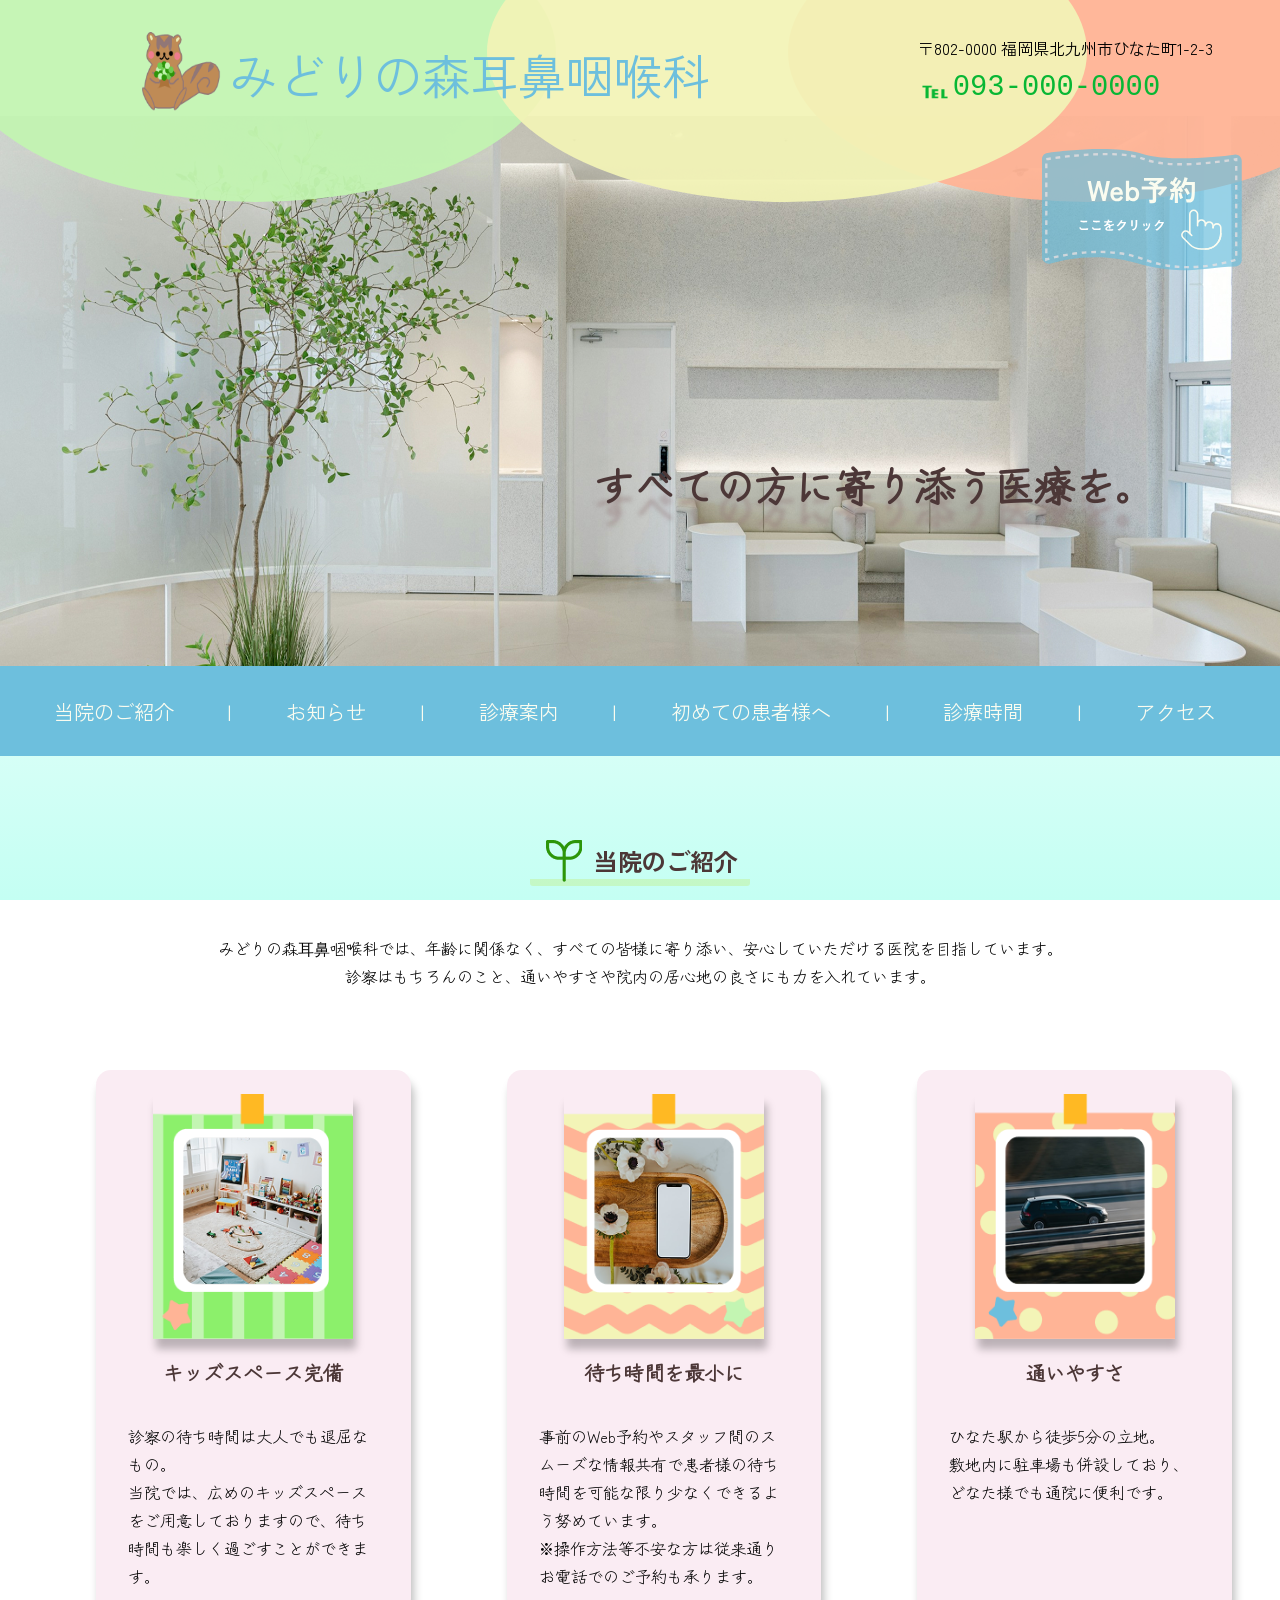
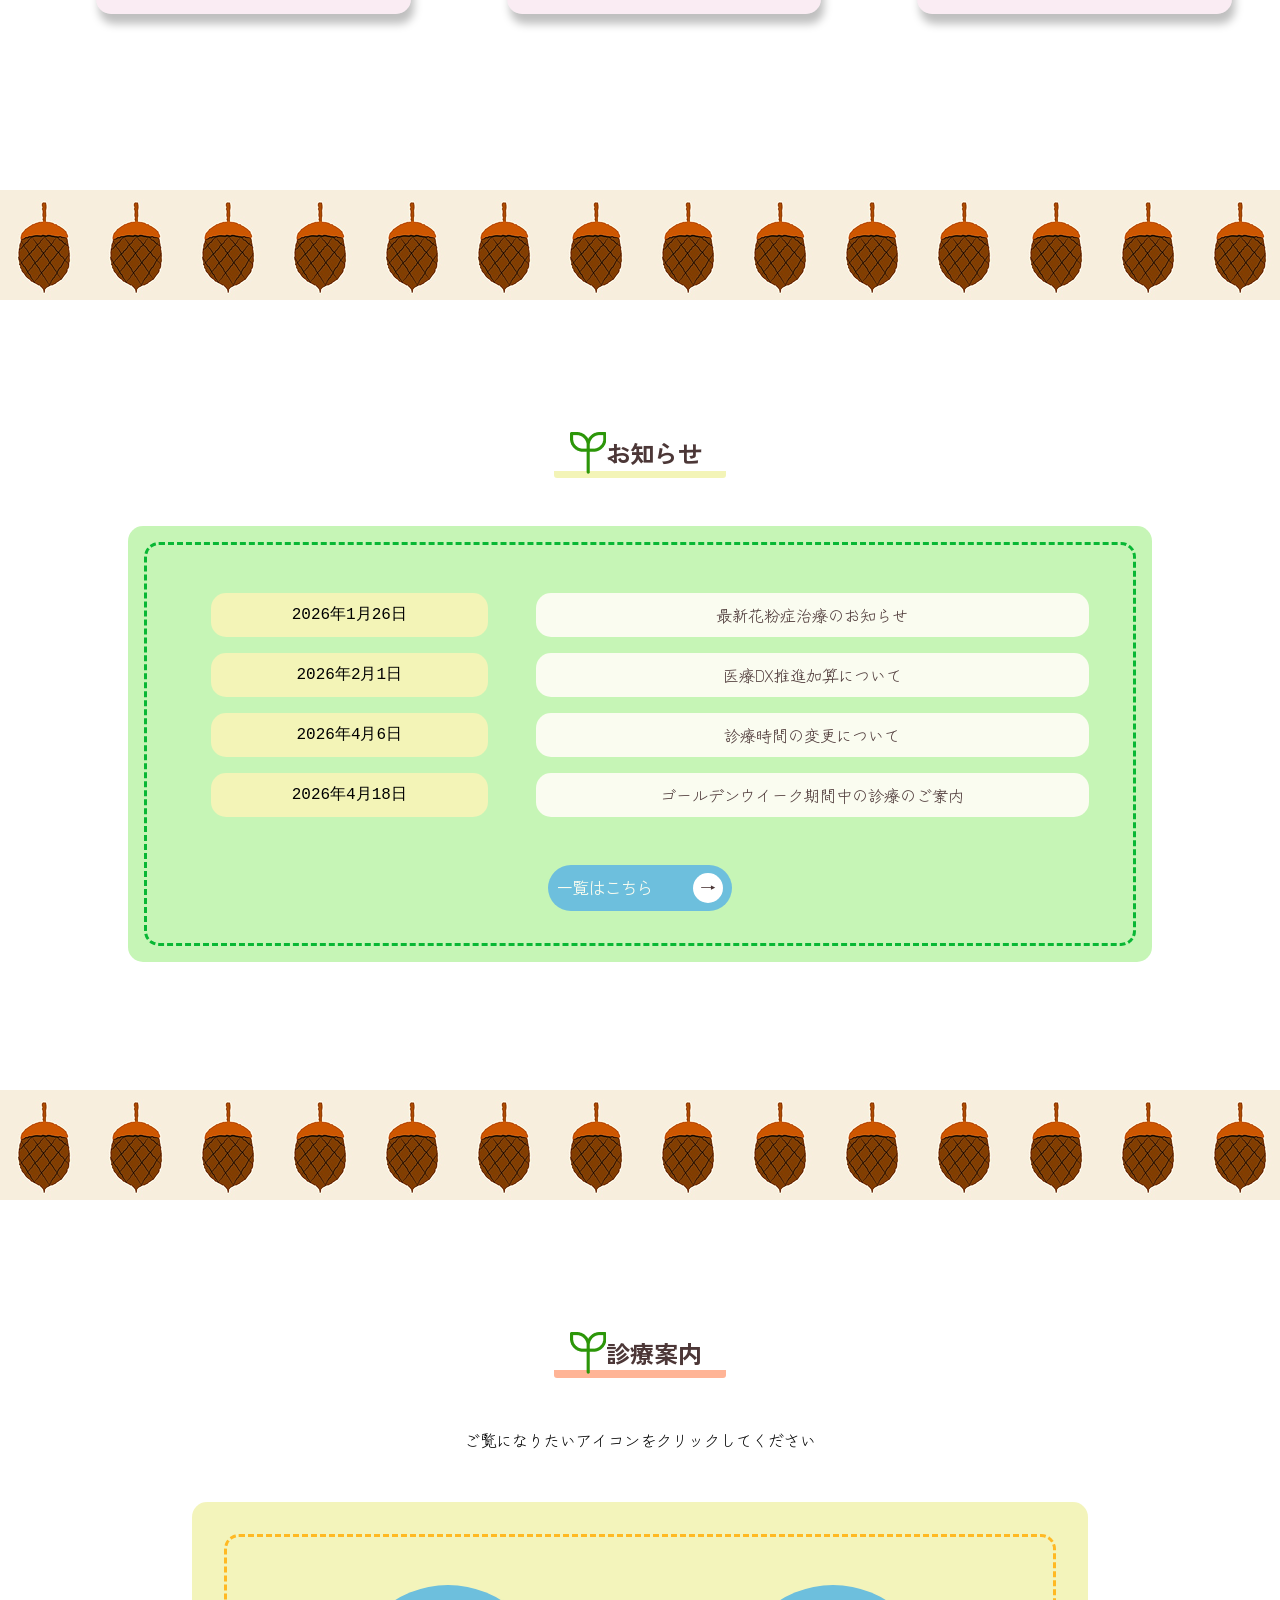
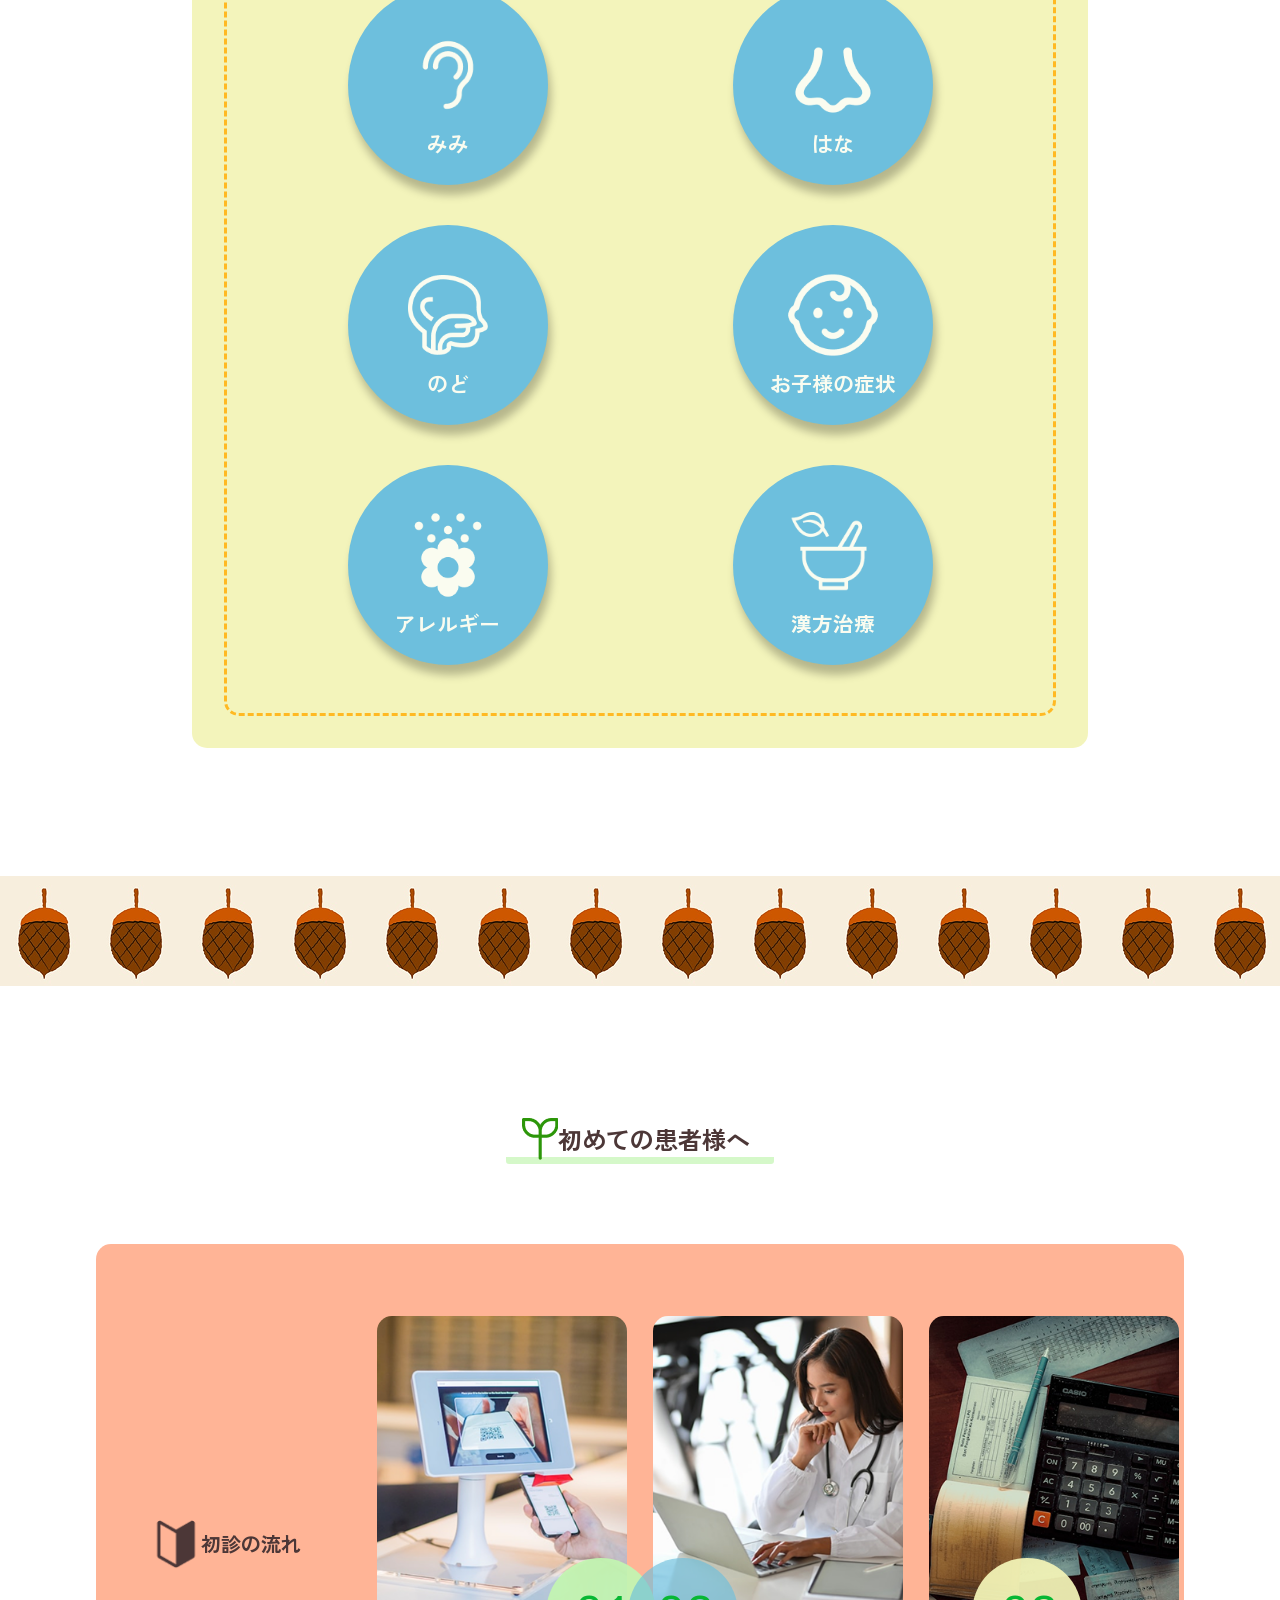
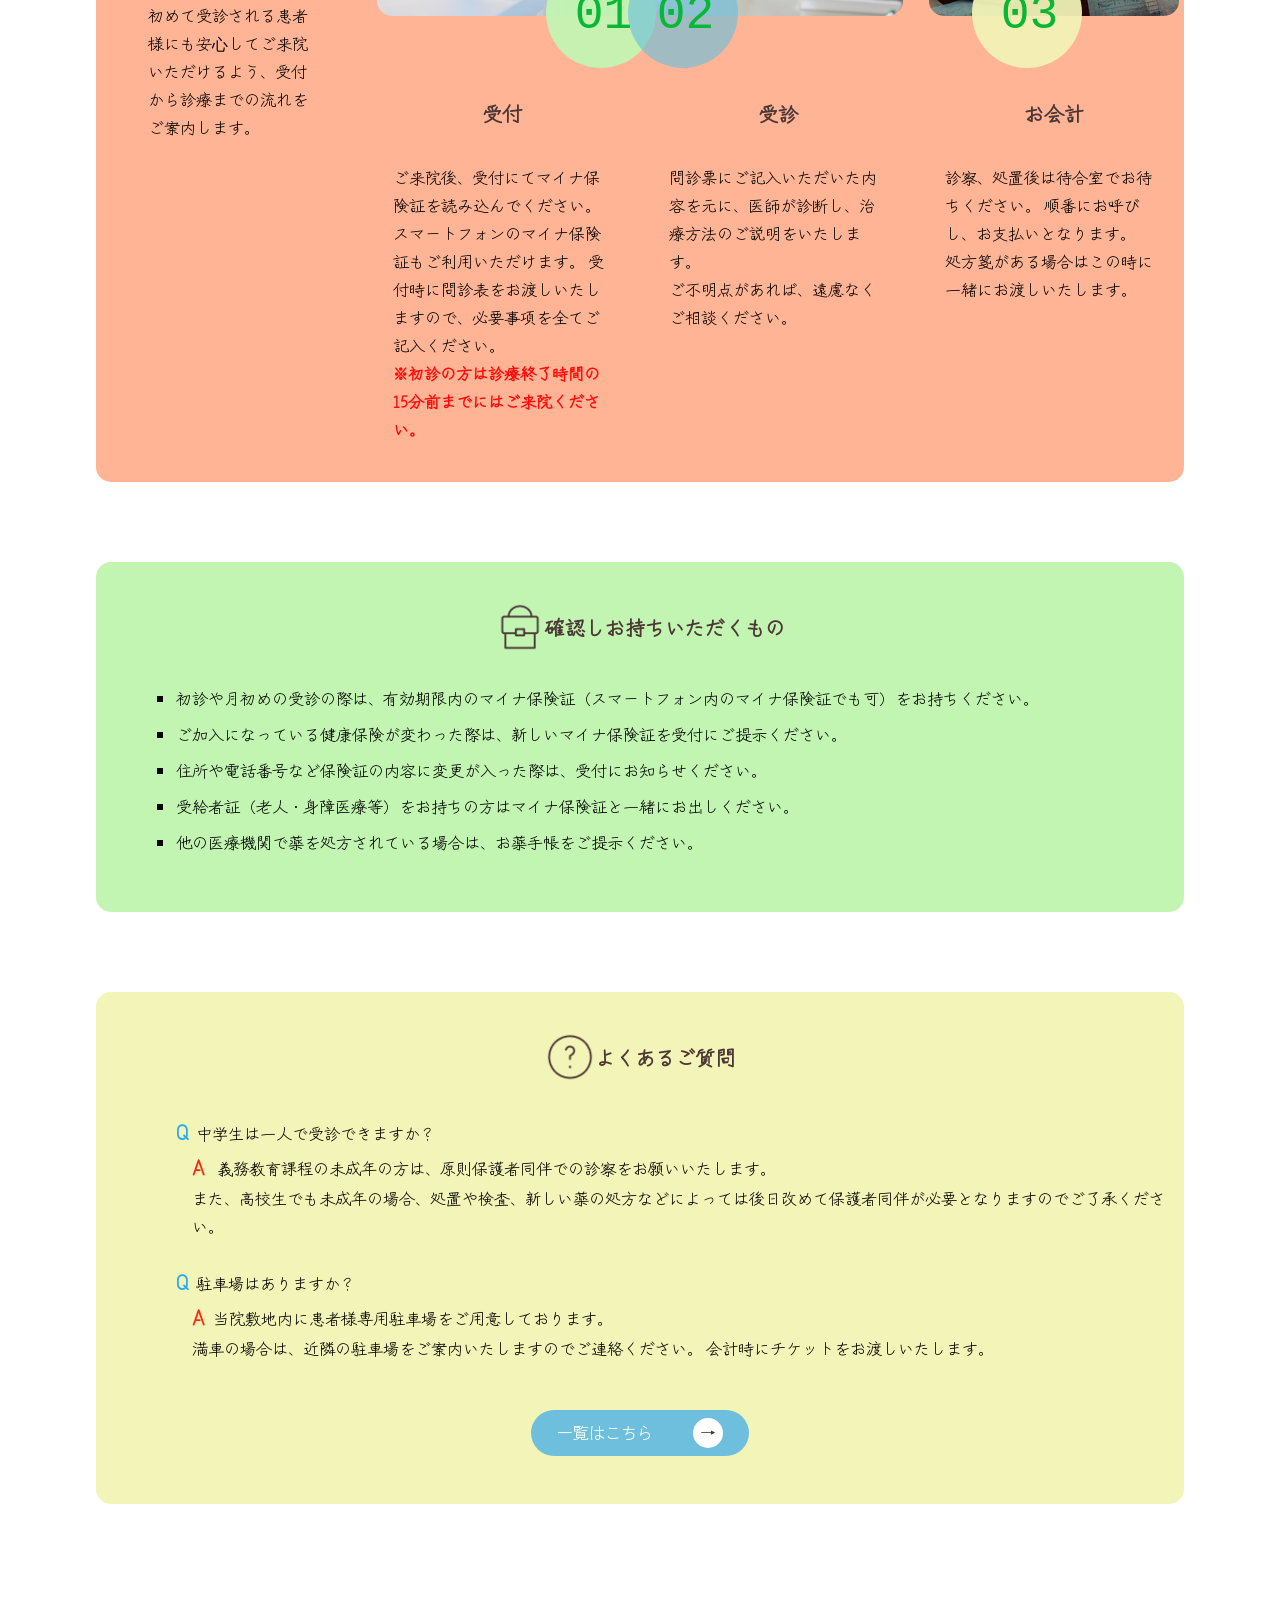
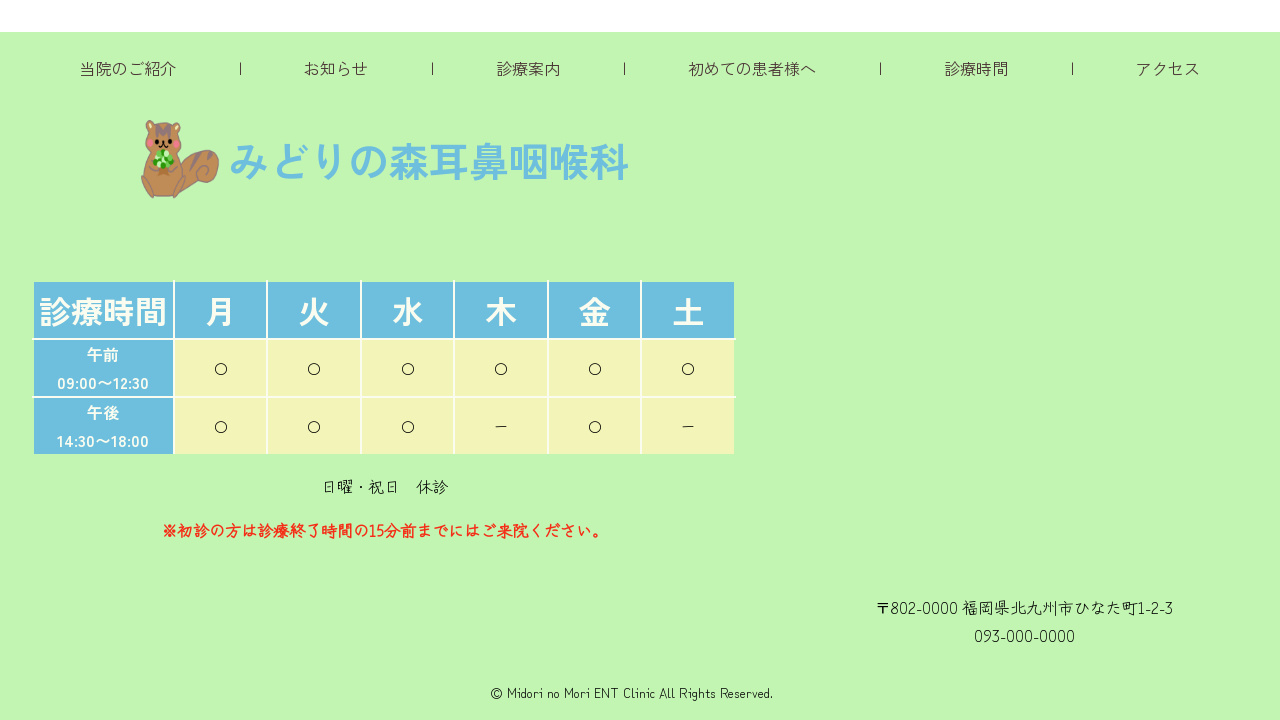
<file: 耳鼻咽喉科/index .html>
<!DOCTYPE html>
<html lang="ja">

<head>
    <meta charset="UTF-8">
    <meta name="viewport" content="width=device-width, initial-scale=1.0">
    <meta name="robots" content="noindex, nofollow" />

    <title>みどりの森耳鼻咽喉科</title>
    <!-- googleFonts -->
    <link rel="preconnect" href="https://fonts.googleapis.com">
    <link rel="preconnect" href="https://fonts.gstatic.com" crossorigin>
    <link
        href="https://fonts.googleapis.com/css2?family=PT+Mono&family=Zen+Kaku+Gothic+Antique&family=Zen+Kurenaido&display=swap"
        rel="stylesheet">

    <!-- ファビコン -->
    <link rel="icon" href="images/favicon.png">


    <link rel="stylesheet" href="css/reset.css">
    <link rel="stylesheet" href="css/style.css">

    <script src="js/custom.js" defer></script>
</head>

<body id="top">

    <header id="header" class="header">

        <!-- 上の〇3つ -->
        <div class="circle green"></div>
        <div class="circle yellow"></div>
        <div class="circle orange"></div>


        <div class="header-inner">
            <!-- ロゴ・医院名 -->
            <div class="logo">
                <h1><img src="images/logo.png" alt="みどりの森耳鼻咽喉科のロゴ">みどりの森耳鼻咽喉科</h1>
            </div>

            <!-- 住所・電話番号 -->
            <div class="header-address">
                <p>〒802-0000 福岡県北九州市ひなた町1-2-3</p>

                <p class="tel"><img src="images/tel.png" alt="TELのアイコン"> 093-000-0000</p>
            </div>
        </div>

    </header>

    <div class="KV">
        <!-- キービジュアル -->
        <figure>
            <img src="images/KV2748_1015.jpg" alt="待合室の写真">
        </figure>
        <!-- キャッチコピー -->
        <h2 id="KVCC" class="fadein">すべての方に寄り添う医療を。</h2>
    </div>

    <!-- Web予約ボタン -->
    <div class="web-button">
        <a href="#">
            <img src="images/web_button.svg" alt="Web予約ボタンのアイコン">
    </div>



    <!-- グローバルナビ -->
    <nav class="top-nav">

        <ul class="nav-list">
            <li><a href="#consept">当院のご紹介</a></li>
            <li>|</li>
            <li><a href="#news">お知らせ</a></li>
            <li>|</li>
            <li><a href="#guidance">診療案内</a></li>
            <li>|</li>
            <li><a href="#first-time">初めての患者様へ</a></li>
            <li>|</li>
            <li><a href="#time">診療時間</a></li>
            <li>|</li>
            <li><a href="#accses">アクセス</a></li>
        </ul>

    </nav>
    <main>
        <!-- 病院紹介 -->
        <article id="concept">

            <h2 class="leaf fadein">
                <img src="images/leaf_icon.png" alt="双葉のアイコン">当院のご紹介　
            </h2>

            <p fadein>みどりの森⽿⿐咽喉科では、年齢に関係なく、すべての皆様に寄り添い、安心していただける医院を目指しています。<br>
                診察はもちろんのこと、通いやすさや院内の居心地の良さにも力を入れています。
            </p>
            <div class="concept-inner">
                <section class="concept kids fadein">
                    <img src="images/kidsspace.png" alt="キッズスペース全体の写真">
                    <h3>キッズスペース完備</h3>
                    <p>診察の待ち時間は大人でも退屈なもの。<br>
                        当院では、広めのキッズスペースをご用意しておりますので、待ち時間も楽しく過ごすことができます。</p>
                </section>

                <section class="concept SF fadein">
                    <img src="images/smartphon.png" alt="机に置いてあるスマートフォンの写真">
                    <h3>待ち時間を最小に</h3>
                    <p>事前のWeb予約やスタッフ間のスムーズな情報共有で患者様の待ち時間を可能な限り少なくできるよう努めています。<br>
                        ※操作方法等不安な方は従来通りお電話でのご予約も承ります。</p>
                </section>

                <section class="concept car fadein">
                    <img src="images/car.png" alt="道路を走る車の写真">
                    <h3>通いやすさ</h3>
                    <p>ひなた駅から徒歩5分の立地。<br>
                        敷地内に駐車場も併設しており、どなた様でも通院に便利です。</p>
                </section>
            </div>
        </article>

        <div class="acorn"></div>

        <!-- お知らせ -->
        <article id="news" class="news">
            <h2 class="leaf fadein"><img src="images/leaf_icon.png" alt="双葉のアイコン">お知らせ　</h2>
            <div class="news-area fadein">
                <div class="news-inner">
                    <ul>
                        <li>
                            <div class="yellow-inner">
                                <time datetime="2026-01-26">2026年1月26日</time>
                            </div>
                            <div class="white-inner"><a href="#">
                                    <p>最新花粉症治療のお知らせ</p>
                                </a>
                            </div>
                        </li>


                        <li>
                            <div class="yellow-inner">
                                <time datetime="2026-02-01">2026年2月1日</time>
                            </div>
                            <div class="white-inner">
                                <a href="#">
                                    <p>医療DX推進加算について</p>
                                </a>
                            </div>
                        </li>


                        <li>
                            <div class="yellow-inner">
                                <time datetime="2026-04-06">2026年4月6日</time>
                            </div>
                            <div class="white-inner">
                                <a href="#">
                                    <p>診療時間の変更について</p>
                                </a>
                            </div>
                        </li>

                        <li>
                            <div class="yellow-inner">
                                <time datetime="2026-04-18">2026年4月18日</time>
                            </div>
                            <div class="white-inner">
                                <a href="#">
                                    <p>ゴールデンウイーク期間中の診療のご案内</p>
                                </a>
                            </div>
                        </li>
                    </ul>
                    <div class="button">
                        <button>一覧はこちら<span>→</span></button>
                    </div>

                </div>
            </div>

        </article>

        <div class="acorn"></div>


        <!-- 診療案内 -->
        <article id="guidance">

            <h2 class="leaf fadein"><img src="images/leaf_icon.png" alt="双葉のアイコン">診療案内　</h2>
            <p class="fadein">ご覧になりたいアイコンをクリックしてください</p>
            <div class="guidance">
                <div class="guidans-area">
                    <div class="guidans-inner">
                        <div class="item fadein">
                            <a href="#"><img src="images/yar_icon.png" alt="耳のアイコン">
                                <p class="two-characters">みみ</p>
                            </a>
                        </div>

                        <div class="item fadein">
                            <a href="#"><img src="images/nose_icon.png" alt="鼻のアイコン">
                                <p class="two-characters">はな</p>
                            </a>
                        </div>

                        <div class="item fadein">
                            <a href="#"><img src="images/throat_icon.png" alt="喉のアイコン">
                                <p class="two-characters">のど</p>
                            </a>
                        </div>

                        <div class="item fadein">
                            <a href="#"><img src="images/baby_icon.png" alt="赤ちゃんのアイコン">
                                <p class="multiple-characters">お子様の症状</p>
                            </a>
                        </div>

                        <div class="item fadein">
                            <a href="#"><img src="images/allergy_icon.png" alt="花粉のアイコン">
                                <p class="multiple-characters">アレルギー</p>
                            </a>
                        </div>

                        <div class="item fadein">
                            <a href="#"><img src="images/kampo_icon.png" alt="漢方薬のアイコン">
                                <p class="multiple-characters">漢方治療</p>
                            </a>
                        </div>
                    </div>
                </div>
            </div>
        </article>

        <div class="acorn"></div>

        <!-- 初めての人向け案内 -->
        <article id="first-time">
            <h2 class="leaf fadein"><img src="images/leaf_icon.png" alt="双葉のアイコン">初めての患者様へ　</h2>

            <!-- 初診の流れ -->
            <section class="beginner fadein">
                <div class="beginer-inner">
                    <div class="card sec1">
                        <div class="sec1-title">
                            <img src="images/beginner_icon.png" alt="初心者マーク">
                            <h3>初診の流れ</h3>
                        </div>
                        <p>初めて受診される患者様にも安⼼してご来院いただけるよう、受付から診療までの流れをご案内します。</p>
                    </div>

                    <div class="card sec2 ">
                        <img src="images/reception.png" alt="QRコード読み取り機の画像">
                        <div class="num">01</div>
                        <h3>受付</h3>
                        <p>ご来院後、受付にてマイナ保険証を読み込んでください。
                            スマートフォンのマイナ保険証もご利用いただけます。
                            受付時に問診表をお渡しいたしますので、必要事項を全てご記入ください。<br>
                            <span>※初診の方は診療終了時間の15分前までにはご来院ください。</span>
                        </p>
                    </div>

                    <div class="card sec3 ">
                        <img src="images/doctor.png" alt="医師が診察をしている画像">
                        <div class="num">02</div>
                        <h3>受診</h3>
                        <p>問診票にご記入いただいた内容を元に、医師が診断し、治療方法のご説明をいたします。<br>
                            ご不明点があれば、遠慮なくご相談ください。</p>
                    </div>

                    <div class="card sec4 ">
                        <img src="images/accounting.png" alt="電卓の画像">
                        <div class="num">03</div>
                        <h3>お会計</h3>
                        <p>診察、処置後は待合室でお待ちください。
                            順番にお呼びし、お支払いとなります。<br>
                            処方箋がある場合はこの時に一緒にお渡しいたします。</p>
                    </div>
                </div>
            </section>

            <!-- 持ち物 -->
            <section class="packing fadein">
                <div class="packing-inner">
                    <div class="packing-title">
                        <img src="images/bag_icon.png" alt="鞄のアイコン">
                        <h3>確認しお持ちいただくもの</h3>
                    </div>
                    <ul class="packing-list">
                        <li>初診や月初めの受診の際は、有効期限内のマイナ保険証（スマートフォン内のマイナ保険証でも可）をお持ちください。</li>
                        <li>ご加入になっている健康保険が変わった際は、新しいマイナ保険証を受付にご提示ください。</li>
                        <li>住所や電話番号など保険証の内容に変更が入った際は、受付にお知らせください。</li>
                        <li>受給者証（老人・身障医療等）をお持ちの方はマイナ保険証と一緒にお出しください。</li>
                        <li>他の医療機関で薬を処方されている場合は、お薬手帳をご提示ください。</li>
                    </ul>
                </div>
            </section>

            <!-- Q&A -->
            <section class="faq fadein">
                <div class="fqa-inner">
                    <div class="faq-title">
                        <img src="images/question_icon.png" alt="クエスチョンマークのアイコン">
                        <h3>よくあるご質問</h3>
                    </div>
                    <div class="q_and_a">
                        <dl>
                            <dt>中学生は一人で受診できますか？</dt>
                            <dd> 義務教育課程の未成年の方は、原則保護者同伴での診察をお願いいたします。<br>
                                また、高校生でも未成年の場合、処置や検査、新しい薬の処方などによっては後日改めて保護者同伴が必要となりますのでご了承ください。</dd>

                            <dt>駐車場はありますか？</dt>
                            <dd>当院敷地内に患者様専用駐車場をご用意しております。<br>
                                満車の場合は、近隣の駐車場をご案内いたしますのでご連絡ください。
                                会計時にチケットをお渡しいたします。</dd>
                        </dl>
                    </div>
                    <div class="button">
                        <button>一覧はこちら<span>→</span></button>
                    </div>
                </div>
            </section>
        </article>

    </main>
    <!-- TOPボタン -->
    <div class="top-button scroll-fadein">
        <a href="#top">
            <p><img src="images/top_button_icin.png" alt="上矢印のアイコン">TOP</p>
        </a>
    </div>

    <footer>
        <!-- フッターナビ -->
        <nav>
            <ul class="nav-list footer-nav">
                <li><a href="#consept">当院のご紹介</a></li>
                <li>|</li>
                <li><a href="#news">お知らせ</a></li>
                <li>|</li>
                <li><a href="#guidance">診療案内</a></li>
                <li>|</li>
                <li><a href="#first-time">初めての患者様へ</a></li>
                <li>|</li>
                <li><a href="#time">診療時間</a></li>
                <li>|</li>
                <li><a href="#accses">アクセス</a></li>
            </ul>
        </nav>

        <div class="fotter-inner">
            <div class="footer-left">
                <div class="footer-logo">
                    <a href="#top">
                        <p>
                            <img src="images/logo.png" alt="みどりの森耳鼻咽喉科のロゴ">
                            みどりの森耳鼻咽喉科
                        </p>
                    </a>
                </div>

                <div id="time">
                    <table>
                        <thead>
                            <tr>
                                <th>診療時間</th>
                                <th>月</th>
                                <th>火</th>
                                <th>水</th>
                                <th>木</th>
                                <th>金</th>
                                <th>土</th>
                            </tr>
                        </thead>
                        <tbody>
                            <tr>
                                <th>午前<br>
                                    09:00〜12:30</th>
                                <td>〇</td>
                                <td>〇</td>
                                <td>〇</td>
                                <td>〇</td>
                                <td>〇</td>
                                <td>〇</td>
                            </tr>
                            <tr>
                                <th>午後<br>
                                    14:30〜18:00</th>
                                <td>〇</td>
                                <td>〇</td>
                                <td>〇</td>
                                <td>ー</td>
                                <td>〇</td>
                                <td>ー</td>
                            </tr>
                        </tbody>
                    </table>
                    <p>日曜・祝日　休診</p>
                    <p>※初診の方は診療終了時間の15分前までにはご来院ください。</p>
                </div>
            </div>

            <div id="access" class="footer-right">
                <iframe
                    src="https://www.google.com/maps/embed?pb=!1m18!1m12!1m3!1d3312.1042882122138!2d130.88000087550915!3d33.88696787321968!2m3!1f0!2f0!3f0!3m2!1i1024!2i768!4f13.1!3m3!1m2!1s0x3543bf4bf949501b%3A0x6918bbd9f307b06c!2z5bCP5YCJ6aeF!5e0!3m2!1sja!2sjp!4v1779338398159!5m2!1sja!2sjp"
                    width="600" height="450" style="border:0;" allowfullscreen="" loading="lazy"
                    referrerpolicy="no-referrer-when-downgrade">
                </iframe>
                <address>
                    <p>〒802-0000 福岡県北九州市ひなた町1-2-3</p>
                    <p>093-000-0000</p>
                </address>
            </div>
        </div>
        <small>&copy; Midori no Mori ENT Clinic
            All Rights Reserved.</small>

    </footer>




</body>

</html>
</file>
<file: 耳鼻咽喉科/css/style.css>
.zen-kaku-gothic-antique-regular {
    font-family: "Zen Kaku Gothic Antique", sans-serif;
    font-weight: 400;
    font-style: normal;
}

.pt-mono-regular {
    font-family: "PT Mono", monospace;
    font-weight: 400;
    font-style: normal;
}

.zen-kurenaido-regular {
    font-family: "Zen Kurenaido", sans-serif;
    font-weight: 400;
    font-style: normal;
}


:root {
    --textColor: #4C3737;
    --accentGreen: #C3F5B2;
    --accentYellow: #F3F4B7;
    --accentOrange: #FFB496;
    --mainColor: #6DBFDD;
    --white: #FAFCF0;
    --greenA: #c3f5b2f0;
    --yellowA: #f3f4b7ef;
    --orangeA: #ffb496f4;
    --numberFont: "PT Mono", monospace;
    --mainFont: "Zen Kurenaido", sans-serif;
    --headingFont: "Zen Kaku Gothic Antique", sans-serif;
    --shadow: 3px 10px 8px rgba(0, 0, 0, 0.25);

}


body {
    /* スクロールしても見えている画面をずっとグラデーションに固定する */
    background: linear-gradient(0deg, #C4FFF3, #fff 54%);
    min-height: 100vh;
    background-attachment: fixed;
    color: var(--text-color);
    font-family: var(--mainFont);
    font-size: 16px;
    line-height: 1.75;
}

img {
    width: 100%;
}

h2 {
    font-family: var(--headingFont);
    font-size: 24px;
    font-weight: bold;
}

h3 {
    font-family: var(--mainFont);
    color: var(--textColor);
    font-size: 20px;
    font-weight: bold;
}

a {
    text-decoration: none;
}

/*-----------------------
 ヘッダー
 ----------------------- */
.header {
    max-width: 1512px;
    height: 30%;
    position: relative;
}

/* 〇3つのところ */
.circle {
    width: 600px;
    height: 300px;
    border-radius: 70%;
    display: flex;
    position: absolute;
}

.green {
    top: -130px;
    left: -44px;
    background-color: var(--greenA);
}

.yellow {
    top: -130px;
    left: 487px;
    background-color: var(--yellowA);
    z-index: 1;
}

.orange {
    top: -130px;
    right: -108px;
    background-color: var(--orangeA);
}

.logo img {
    width: 90px;
    height: 80px;
}

.logo h1 {
    font-family: var(--headingFont);
    color: var(--mainColor);
    font-size: 3rem;
    display: flex;
}

.logo {
    width: 600px;
    margin: 0 auto;
    z-index: 2;
}


.header-inner {
    width: 1260px;
    display: flex;
    align-items: center;
    margin: 2rem auto 0;
}

.header-address {
    width: 400px;
    z-index: 3;
    padding-left: 3rem;
}

.header-address p:first-child {
    font-family: var(--headingFont);
    font-size: 1rem;
    line-height: 1.8rem;
}


.tel img {
    width: 30px;
    height: 35px;
    margin-right: 0.3rem;
    padding-bottom: 0.4rem;
}

.tel {
    color: #08B734;
    display: flex;
    align-items: end;
    font-size: 1.8rem;
    font-family: var(--numberFont);
}

/*-----------------------
 KV 
 -----------------------*/
figure img {
    width: 100%;
    height: 550px;
    object-fit: cover;
}

/* キャッチコピー */
.KV h2 {
    position: absolute;
    top: 50%;
    right: 10%;
    font-family: var(--mainFont);
    font-size: 2.5rem;
    font-weight: bold;
    color: var(--textColor);
    text-shadow: 0px 23px 4px #91777780;
}

/*-----------------------
 Web予約ボタン 
 -----------------------*/
.web-button {
    width: 200px;
    height: 150px;
    display: flex;
    justify-content: center;
    align-items: center;
    position: fixed;
    top: 15%;
    right: 3%;
    transition: transform 0.5s ease;
    z-index: 100;
}

.web-button a:focus {
    outline: none;
}

.web-button:hover {
    transform: scale(1.2);
}

/*-----------------------
 ナビゲーション 
 -----------------------*/
.nav-list {
    display: flex;
    width: 100%;
    height: 10vh;
    background-color: var(--mainColor);
    justify-content: space-between;
    align-items: center;
}

.nav-list li {
    color: var(--white);
    font-family: var(--headingFont);
    font-size: 1.25rem;
}

.nav-list li:last-child {
    padding-right: 4rem;
}

.nav-list li a {
    color: var(--white);
}

.nav-list li a:focus {
    outline: none;
}

.nav-list li a:hover {
    color: var(--textColor);
    font-size: 1.5rem;
}



/*-----------------------
 病院紹介 
 -----------------------*/
#concept {
    text-align: center;
    margin-top: 5rem;
}

.leaf img {
    width: 52px;
    height: 50px;
}

/* 画像を横並びに、フォント下にマーカーを引くためにblock flexの両方を適応 */
.leaf {
    display: block flex;
    justify-content: center;
    align-items: center;
    margin-bottom: 3rem;
    color: var(--textColor);
}

.leaf p {
    font-family: var(--mainFont);
    color: var(--textColor);
    margin-bottom: 3rem;
}

#concept h2,
#first-time h2 {
    /* display: block; */
    width: fit-content;
    margin-left: auto;
    margin-right: auto;
    background: linear-gradient(transparent 85%, rgba(195, 245, 178, 0.7) 76%, rgba(195, 245, 178, 0.7) 100%);
    border-radius: 3px;
}

.concept-inner img {
    width: 200px;
    height: 245px;
    display: block;
    margin: 1.5rem auto 0;
    box-shadow: var(--shadow);
}

.concept {
    width: 25%;
    background-color: #ecb5cf40;
    border-radius: 15px;
    box-shadow: var(--shadow);
    margin: 3rem;
}

.kids {
    margin-left: 6rem;
}

.concept-inner {
    display: flex;
    text-align: center;
    margin-top: 2rem;

}

.concept h3 {
    margin: 1rem 0;
}

.concept p {
    padding: 1rem 2rem 1.5rem;
    text-align: left;
}

/*-----------------------
 区切りの画像 
 -----------------------*/
.acorn {
    width: 100%;
    height: 110px;
    background: url(../images/acorn.png) repeat-x left top;
    margin: 8rem 0;
}


/*-----------------------
 お知らせ 
 -----------------------*/
.news h2 {
    /* display: block; */
    width: fit-content;
    margin: 5rem auto 3rem;
    background: linear-gradient(transparent 85%, rgba(243, 244, 183) 76%, rgba(243, 244, 183) 100%);
    border-radius: 3px;
}

.news-area {
    width: 80%;
    height: auto;
    background-color: var(--greenA);
    border-radius: 15px;
    padding: 1rem;
    margin: 0 auto;
}

.news-inner {
    width: 100%;
    height: auto;
    border: 3px dashed #08B734;
    border-radius: 15px;
    padding: 2rem;
    display: inline-block;
    margin: 0 auto;
    text-align: center;
}

.yellow-inner {
    width: 30%;
    padding: 0.5rem;
    background-color: var(--accentYellow);
    font-family: var(--numberFont);
}

.white-inner {
    width: 60%;
    padding: 0.5rem;
    background-color: var(--white);
}

.news-inner li {
    display: flex;
    text-align: center;
}


.news-inner li:first-child {
    margin-top: 1rem;
}

.yellow-inner {
    margin: 0 3rem 1rem 2rem;
    border-radius: 15px;
}

.white-inner {
    margin-bottom: 1rem;
    border-radius: 15px;
}

.white-inner a {
    color: var(--textColor);
}

.white-inner a:hover {
    font-size: 1.05rem;
    color: var(--mainColor);
    font-weight: bold;
}

/* 一覧はこちらボタン */
button {
    width: 20%;
    padding: 0.5rem;
    background-color: var(--mainColor);
    color: var(--white);
    font-family: var(--headingFont);
    border-radius: 50vh;
    margin-top: 2rem;
    transition: transform 0.5s ease, box-shadow 0.5s ease;
}

button span {
    display: inline-block;
    width: 30px;
    height: 30px;
    background-color: #fff;
    color: var(--textColor);
    border-radius: 50%;
    margin-left: 2.5rem;
}

button:hover {
    transform: scale(1.2);
    box-shadow: var(--shadow);
}

/*-----------------------
 診療案内 
 -----------------------*/
.guidance {
    width: 100%;
}

#guidance h2 {
    width: fit-content;
    margin: 5rem auto 3rem;
    background: linear-gradient(transparent 85%, rgba(255, 180, 150) 76%, rgba(255, 180, 150) 100%);
    border-radius: 3px;
}

#guidance p {
    margin-bottom: 3rem;
    text-align: center;
}

.guidans-area {
    width: 70%;
    height: auto;
    padding: 2rem;
    background-color: var(--yellowA);
    border-radius: 15px;
    margin: 0 auto;
}

.guidans-inner {
    width: 100%;
    height: auto;
    border: 3px dashed #FFB923;
    border-radius: 15px;
    display: grid;
    grid-template-columns: repeat(auto-fit, minmax(250px, 1fr));
    gap: 2.5rem;
    justify-content: center;
    align-content: center;
    padding: 3rem;
    margin: 0 auto;
}

/* 各アイコン */
.item {
    width: 200px;
    height: 200px;
    border-radius: 50vh;
    background-color: var(--mainColor);
    box-shadow: var(--shadow);
    margin: 0 auto;
}

.item img {
    width: 100px;
    margin: 1.5rem auto 0;
}


.item p {
    font-family: var(--headingFont);
    font-size: 1.3rem;
    font-weight: bold;
    color: var(--white);
    text-align: center;
}

/* hoverが効かなかったためaの幅と高さを指定して微調整 */
.item a {
    display: block;
    width: 100%;
    height: 100%;
    border-radius: 50vh;
    padding-top: 1rem;
    transition: transform 0.5s ease
}

.item a:hover {
    background-color: var(--orangeA);
    transform: scale(1.1);
}

/* モーダルウィンドウ */
/* #close {
    background-color: #f0dcdcd1;
    border: 2px solid #f0dcdcd1;
    border-radius: 15px;
    cursor: pointer;
}

#mask {
    background-color: #55d2e8b6;
    position: fixed;
    inset: 0;
    z-index: 100;
    opacity: 0;
    visibility: hidden;
}

#modal1,
#modal2,
#modal3,
#modal4,
#modal5,
#modal6 {
    background-color: var(--white);
    width: 300px;
    border-radius: 15px;
    position: absolute;
    inset: 10rem 0 auto;
    margin: auto;
    z-index: 101;
    opacity: 0;
    visibility: hidden;
} */




/*----------------------- 
初めての人向け案内
----------------------- */
.beginer-inner {
    width: 85%;
    background-color: var(--accentOrange);
    border-radius: 15px;
    display: grid;
    grid-template-columns: repeat(auto-fit, minmax(200px, 1fr));
    gap: 1rem;
    align-items: center;
    position: relative;
    margin: 5rem auto 0;
}

.card {
    width: 250px;
    height: 790px;
    margin: 3rem auto 0;

}

.card img {
    width: 250px;
    height: 300px;
    border-radius: 15px;
    display: block;
    margin: 1.5rem auto 0;
}

.num {
    width: 110px;
    height: 110px;
    border-radius: 50vh;
    color: #08B734;
    font-family: var(--numberFont);
    font-size: 3rem;
    line-height: 2.4;
    padding-left: 1.8rem;
}


.sec2 .num {
    background-color: var(--greenA);
    position: absolute;
    bottom: 414px;
    left: 450px;

}

.sec3 .num {
    background-color: #6dbfdda3;
    position: absolute;
    bottom: 414px;
    right: 446px;

}

.sec4 .num {
    background-color: var(--yellowA);
    position: absolute;
    bottom: 414px;
    right: 102px;

}

.card h3 {
    text-align: center;
    margin: 5rem 0 2rem;
}

.card p {
    margin: 0 1rem;
}


.sec1 {
    width: 220px;
    height: 400px;
}

.sec1-title {
    display: flex;
    justify-content: center;
    align-items: center;
    margin: 2rem 0;
}

.sec1 h3 {
    font-family: var(--headingFont);
    margin: 0;
    line-height: 1;
}

.sec1 p {
    padding-left: 1rem;
}

.sec2 p span {
    font-weight: bold;
    color: #FF0B0B;
}

/* 各セクションのアイコンの大きさ指定 */
.sec1-title img,
.packing-title img,
.faq-title img {
    width: 50px;
    height: 50px;
    margin: 0;
}

/* 持ち物 Q&A共通 */
.packing-title,
.faq-title {
    display: flex;
    width: 100%;
    justify-content: center;
    align-items: center;
    margin: 1rem 0 2rem;
}

.packing-inner,
.fqa-inner {
    width: 85%;
    border-radius: 15px;
    padding: 1.5rem 0 3rem;
    margin: 5rem auto 0;
}

/* 持ち物 */
.packing-inner {
    background-color: var(--accentGreen);
}

.packing-list li {
    list-style-type: square;
    margin-bottom: 0.5rem;
}

.packing-list {
    padding-left: 5rem;
}

/* Q&A */
.fqa-inner {
    background-color: var(--accentYellow);
    text-align: center;
}

.q_and_a dl dt::before,
.q_and_a dl dd::before {
    font-size: 1.25rem;
    margin-right: 0.5rem;
}

.q_and_a dl dt::before {
    content: "Q";
    color: #28A9EF;
    font-weight: bold;
}

.q_and_a dl dd::before {
    content: "A";
    color: #F52D17;
    font-weight: bold;
}

.q_and_a dl dt {
    margin: 1.5rem 0 0 5rem;
}

.q_and_a dl dd {
    margin-left: 6rem;
}

.q_and_a {
    text-align: left;
}

/*-----------------------
 TOPボタン 
 -----------------------*/
.top-button {
    width: 110px;
    height: 100px;
    background-color: var(--mainColor);
    border-top-left-radius: 15px;
    border-bottom-left-radius: 15px;
    text-align: center;
    position: fixed;
    bottom: 5%;
    right: 0%;
}

.top-button p img {
    width: 60px;
    height: 50px;
    margin-left: 1.5rem;
}

.top-button p {
    font-size: 1.5rem;
    font-weight: bold;
    color: var(--white);
}

.top-button a:hover {
    opacity: 0.4;
}

/*-----------------------
 フッター 
 -----------------------*/
footer {
    margin-top: 8rem;
    background-color: var(--accentGreen);
}

/* フッターナビ */
.footer-nav {
    height: 8vh;
    background-color: var(--accentGreen);
}

.footer-nav li {
    font-size: 1rem;
    color: var(--textColor);
}

.footer-nav li:first-child {
    padding-left: 5rem;
}

.footer-nav li:last-child {
    padding-right: 5rem;
}

.footer-nav li a {
    color: var(--textColor);
}

.footer-nav li a:hover {
    font-size: 1.2rem;
    color: #08B734;
}

.fotter-inner {
    display: flex;
    width: 100%;
}

/* フッター左側 */
.footer-left {
    width: 60%;
    text-align: center;
}

/* フッターロゴ */
.footer-logo img {
    width: 90px;
    height: 80px;
}

.footer-logo p {
    font-family: var(--headingFont);
    color: var(--mainColor);
    font-weight: bold;
    font-size: 2.5rem;
    display: flex;
    justify-content: center;
    align-items: center;
    margin: 1rem 0 3rem;
}

/* 診療時間 */
#time table thead,
#time table tbody th {
    background-color: var(--mainColor);
    color: var(--white);
    font-family: var(--headingFont);
    font-weight: bold;
    width: 150px;
}

#time table thead {
    font-size: 2rem;
}

#time table tr td {
    background-color: var(--accentYellow);
    width: 100px;
}

#time table tr th,
#time table tr td {
    border: 2px solid var(--white);
}

#time table thead tr th,
#time table thead tr:last-child td {
    border-top: 2px solid var(--accentGreen);
}

#time table tbody tr:last-child th,
#time table tbody tr:last-child td {
    border-bottom: 2px solid var(--accentGreen);
}

#time table tr th {
    border-left: 2px solid var(--accentGreen);
}

#time table tr th:last-child,
#time table tr td:last-child {
    border-right: 2px solid var(--accentGreen);
}

#time p {
    margin-top: 1rem;
}

#time p:last-child {
    font-weight: bold;
    color: #F52D17;
}

#time {
    padding: 0 2rem;
    margin-top: 5rem;
}


/* フッター右側 */
.footer-right {
    width: 40%;
    text-align: center;
}

iframe {
    margin-top: 2rem;
    width: 90%;
}

.footer-right address {
    font-style: normal;
}

small {
    display: block;
    width: 300px;
    margin: 0 auto;
    padding: 2rem 0 1rem 0;
}

/*-----------------------
 フェードイン 
 -------------------------*/
.fadein {
    opacity: 0;
    transform: translateY(60px);
    transition: opacity 0.8s ease, transform 0.8s ease;
}

/* 表示状態 */
.fadein.is-show {
    opacity: 1;
    transform: translateY(0);
}

.fadein:nth-child(1) {
    transition-delay: 0s;
}

.fadein:nth-child(2) {
    transition-delay: 0.1s;
}

.fadein:nth-child(3) {
    transition-delay: 0.2s;
}

.fadein:nth-child(4) {
    transition-delay: 0.3s;
}

.fadein:nth-child(5) {
    transition-delay: 0.4s;
}

.fadein:nth-child(6) {
    transition-delay: 0.5s;
}

/* 初期状態（隠しておく） */
.scroll-fadein {
    opacity: 0;
    visibility: hidden;
    transform: translateY(30px);
    transition: opacity 0.3s ease, visibility 0.3s ease;
}

/* 画面に入ってクラスが付与された時の状態 */
.scroll-fadein.is-show {
    opacity: 1;
    visibility: visible;
    transform: translateY(0);

}
</file>
